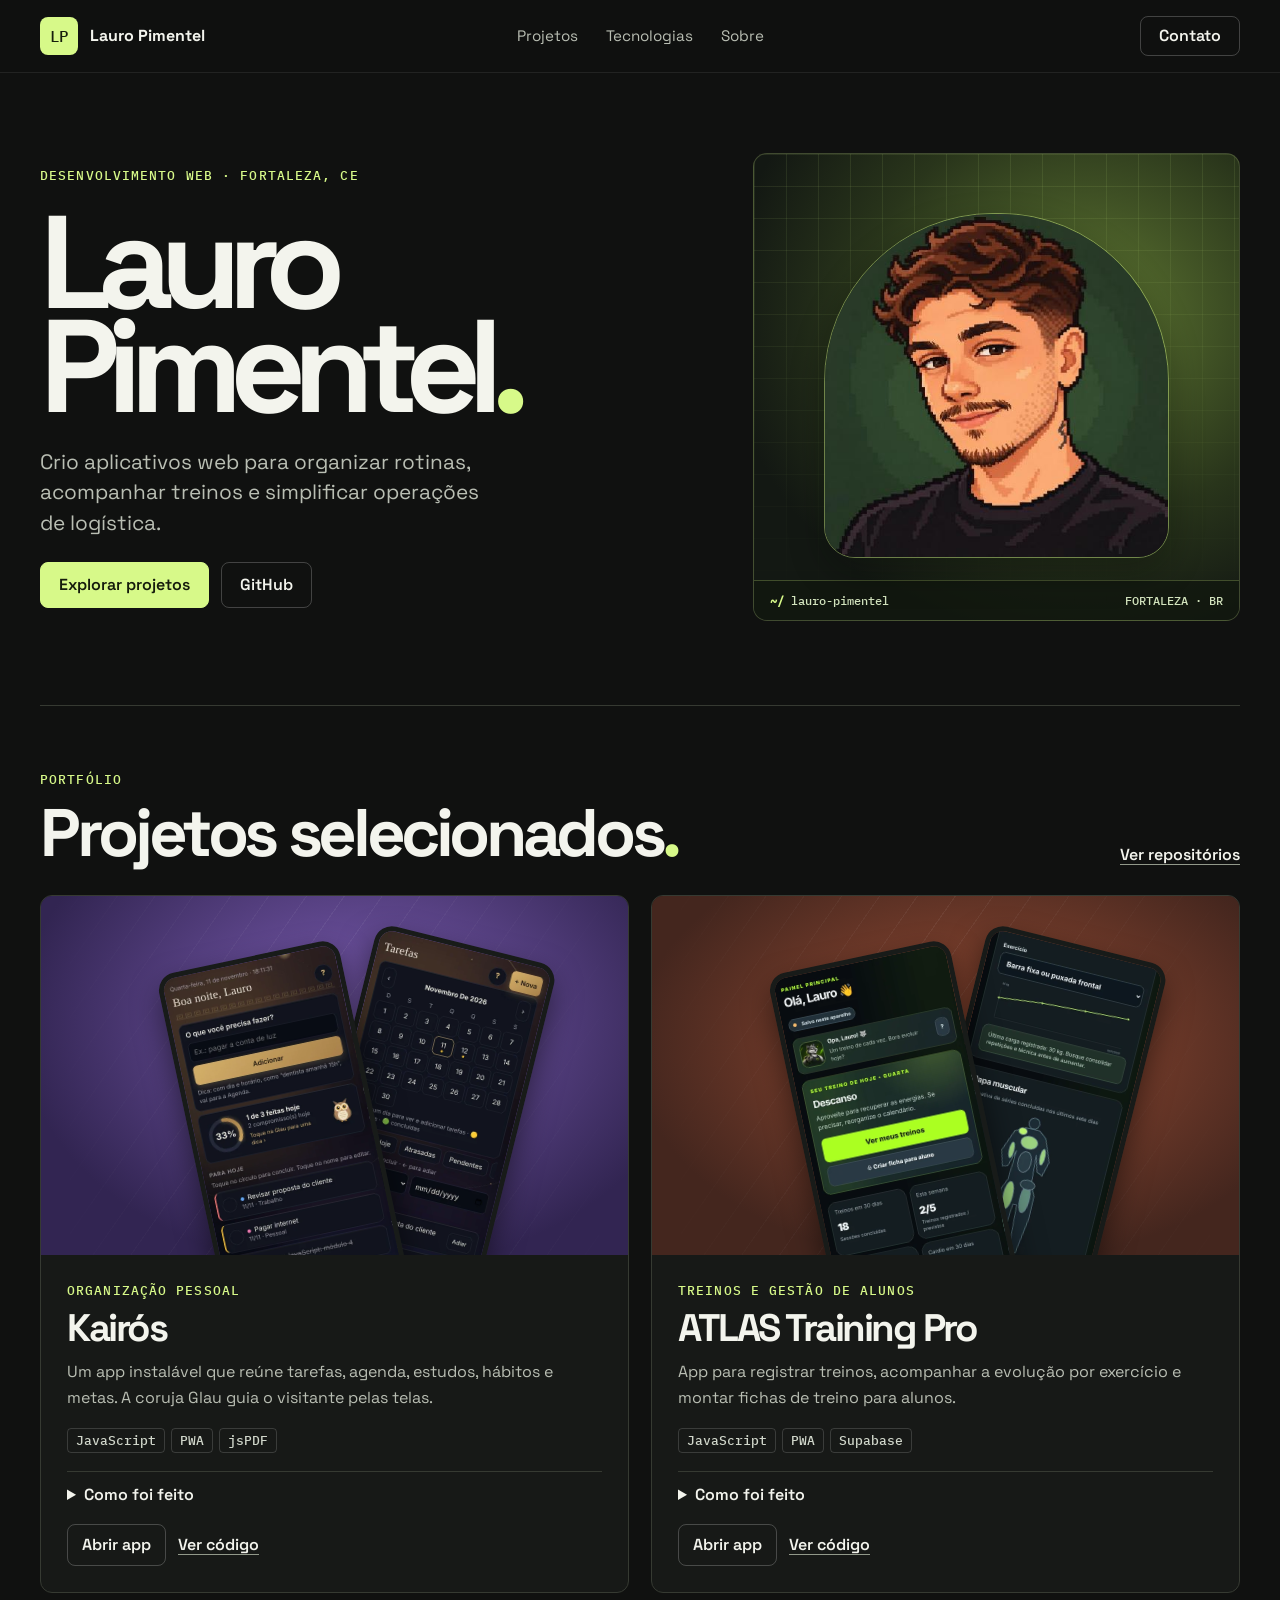
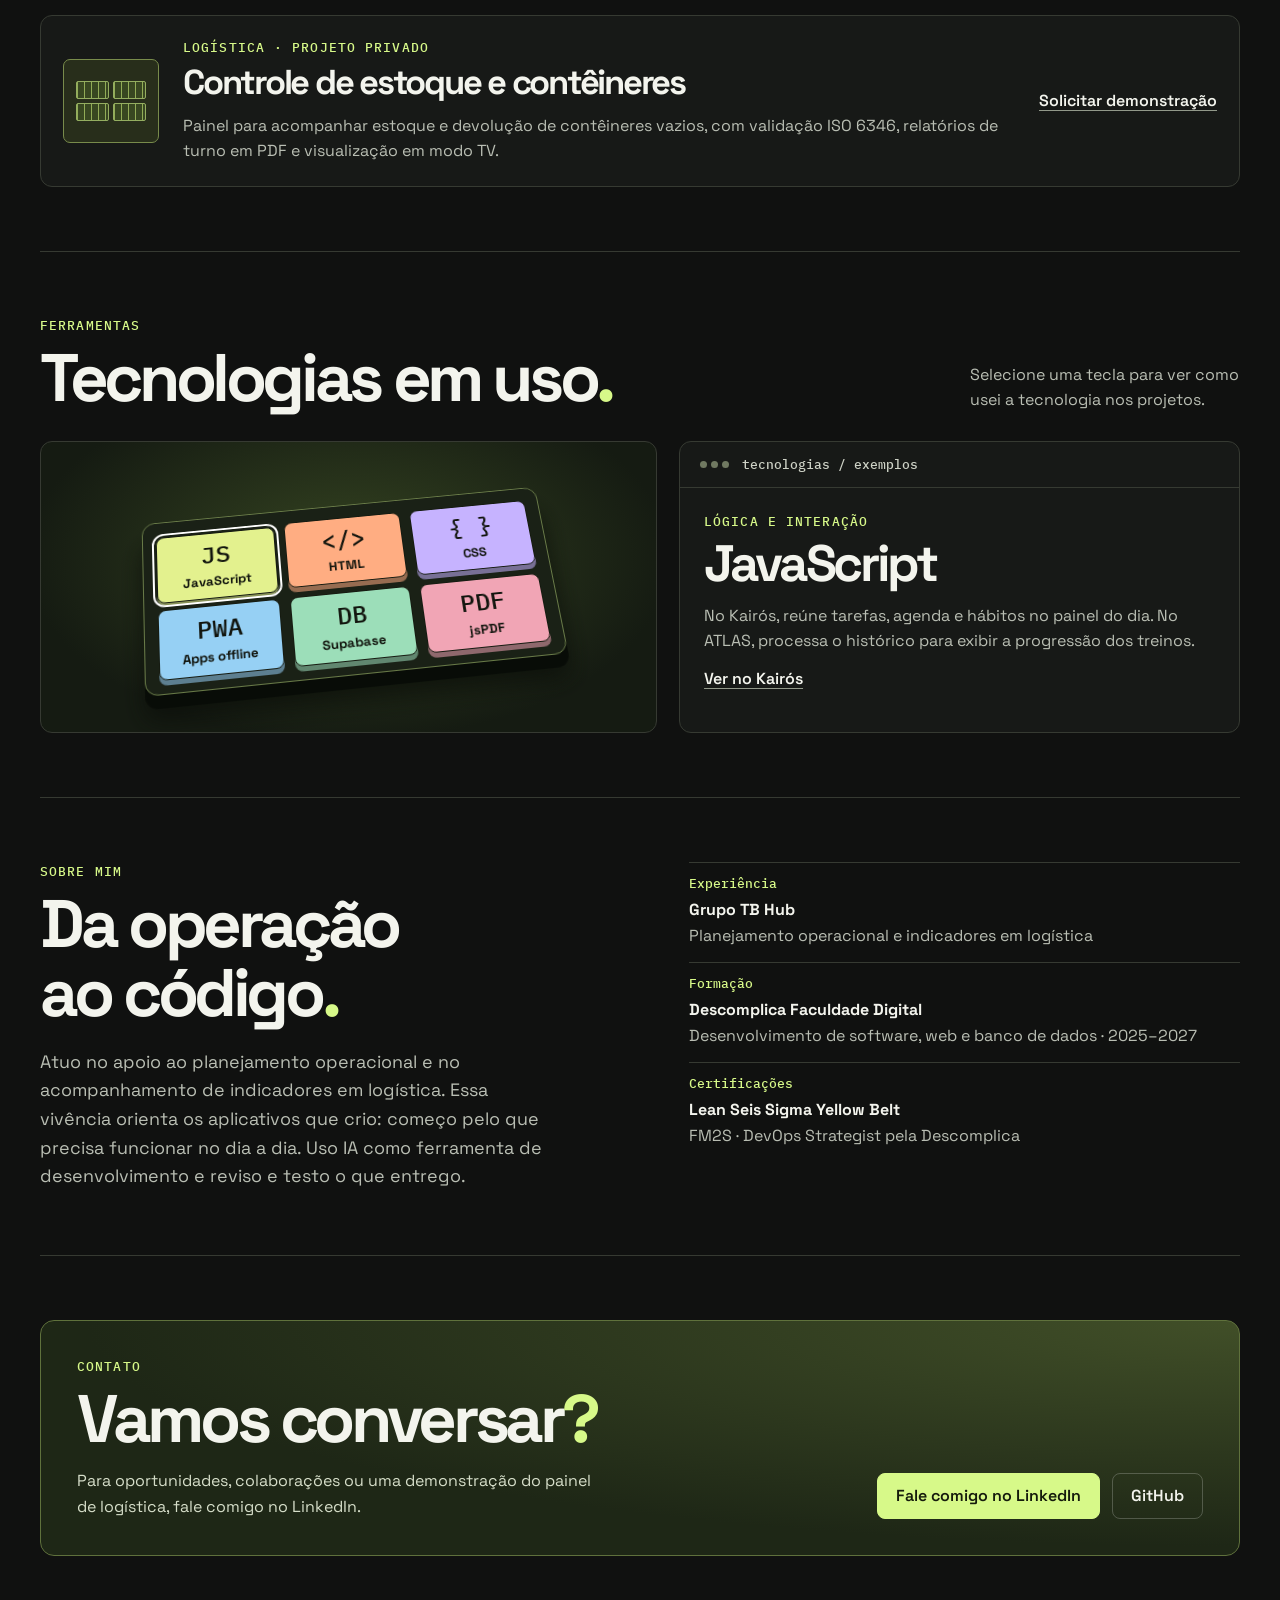
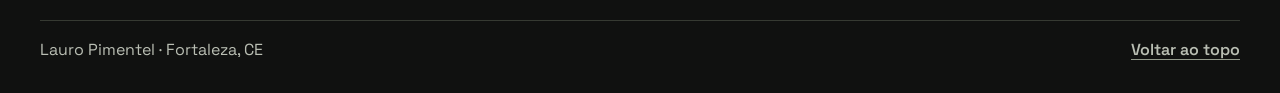
<file: index.html>
<!doctype html>
<html lang="pt-BR">
<head>
  <meta charset="utf-8">
  <meta name="viewport" content="width=device-width, initial-scale=1">
  <meta name="theme-color" content="#101010">
  <title>Lauro Pimentel | Desenvolvimento web e logística</title>
  <meta name="description" content="Portfólio de Lauro Pimentel, desenvolvedor web em Fortaleza. Conheça Kairós, ATLAS Training Pro e seu trabalho com logística.">
  <link rel="canonical" href="https://lauropimentel24-gb.github.io/lauropimentel24-gb/">
  <meta property="og:type" content="website">
  <meta property="og:locale" content="pt_BR">
  <meta property="og:title" content="Lauro Pimentel | Portfólio">
  <meta property="og:description" content="Aplicativos web para rotina, treinos e operações de logística.">
  <meta property="og:url" content="https://lauropimentel24-gb.github.io/lauropimentel24-gb/">
  <meta property="og:image" content="https://lauropimentel24-gb.github.io/lauropimentel24-gb/assets/social.jpg">
  <meta name="twitter:card" content="summary_large_image">
  <link rel="icon" href="assets/icon.png" type="image/png">
  <link rel="preload" href="assets/fonts/space-grotesk.woff2" as="font" type="font/woff2" crossorigin>
  <link rel="stylesheet" href="style.css">
  <script src="main.js" defer></script>
</head>
<body id="topo">
  <a class="skip" href="#conteudo">Ir para o conteúdo</a>
  <header class="site-header">
    <div class="wrap header-inner">
      <a href="#topo" class="brand" aria-label="Lauro Pimentel, início"><span class="monogram" aria-hidden="true">LP</span><span>Lauro Pimentel</span></a>
      <nav aria-label="Navegação principal">
        <a href="#projetos">Projetos</a><a href="#tecnologias">Tecnologias</a><a href="#sobre">Sobre</a>
      </nav>
      <a href="#contato" class="button header-contact">Contato</a>
    </div>
  </header>

  <main id="conteudo">
    <section class="hero wrap" aria-labelledby="hero-title">
      <div class="hero-copy">
        <p class="eyebrow">DESENVOLVIMENTO WEB · FORTALEZA, CE</p>
        <h1 id="hero-title">Lauro<br>Pimentel<span>.</span></h1>
        <p class="hero-description">Crio aplicativos web para organizar rotinas, acompanhar treinos e simplificar operações de logística.</p>
        <div class="actions">
          <a class="button primary" href="#projetos">Explorar projetos</a>
          <a class="button" href="https://github.com/lauropimentel24-gb">GitHub</a>
        </div>
      </div>
      <figure class="portrait">
        <div class="portrait-grid" aria-hidden="true"></div>
        <div class="portrait-frame">
          <img src="assets/lauro.jpg" alt="Retrato em pixel art de Lauro Pimentel" width="460" height="460" fetchpriority="high">
        </div>
        <figcaption><span><b aria-hidden="true">~/</b> lauro-pimentel</span><span>FORTALEZA · BR</span></figcaption>
      </figure>
    </section>

    <section id="projetos" class="section work-section wrap" aria-labelledby="work-title">
      <div class="section-head">
        <div><p class="eyebrow">PORTFÓLIO</p><h2 id="work-title">Projetos selecionados<span>.</span></h2></div>
        <a class="underlink" href="https://github.com/lauropimentel24-gb?tab=repositories">Ver repositórios</a>
      </div>
      <div class="project-grid">
        <article id="kairos" class="project">
          <div class="project-media kairos-media">
            <img class="phone phone-back" src="assets/kairos-tasks.webp" alt="Lista de tarefas do Kairós com itens de exemplo" width="390" height="844" loading="lazy">
            <img class="phone phone-front" src="assets/kairos-home.webp" alt="Tela inicial do Kairós com resumo do dia e hábitos" width="390" height="844" loading="lazy">
          </div>
          <div class="project-body">
            <p class="eyebrow">ORGANIZAÇÃO PESSOAL</p>
            <h3>Kairós</h3>
            <p>Um app instalável que reúne tarefas, agenda, estudos, hábitos e metas. A coruja Glau guia o visitante pelas telas.</p>
            <ul class="tags" aria-label="Tecnologias do Kairós"><li>JavaScript</li><li>PWA</li><li>jsPDF</li></ul>
            <details><summary>Como foi feito</summary><p>O painel Hoje reúne compromissos, tarefas e hábitos para consulta rápida. Os dados ficam no aparelho, e os registros podem ser exportados em PDF ou salvos em um backup JSON.</p></details>
            <div class="actions"><a class="button small" href="https://lauropimentel24-gb.github.io/kairos/" aria-label="Abrir app Kairós">Abrir app</a><a class="underlink" href="https://github.com/lauropimentel24-gb/kairos" aria-label="Ver código do Kairós">Ver código</a></div>
          </div>
        </article>
        <article id="atlas" class="project">
          <div class="project-media atlas-media">
            <img class="phone phone-back" src="assets/atlas-training-pro-progresso2.webp" alt="Tela de evolução e mapa muscular do ATLAS com dados de exemplo" width="390" height="844" loading="lazy">
            <img class="phone phone-front" src="assets/atlas-training-pro-inicio.webp" alt="Tela inicial do ATLAS Training Pro com calendário semanal" width="390" height="844" loading="lazy">
          </div>
          <div class="project-body">
            <p class="eyebrow">TREINOS E GESTÃO DE ALUNOS</p>
            <h3>ATLAS Training Pro</h3>
            <p>App para registrar treinos, acompanhar a evolução por exercício e montar fichas de treino para alunos.</p>
            <ul class="tags" aria-label="Tecnologias do ATLAS"><li>JavaScript</li><li>PWA</li><li>Supabase</li></ul>
            <details><summary>Como foi feito</summary><p>O histórico alimenta a visualização de progressão e o mapa muscular. O app funciona offline e oferece backup opcional na nuvem com acesso restrito aos dados de cada conta.</p></details>
            <div class="actions"><a class="button small" href="https://lauropimentel24-gb.github.io/atlas-training-pro/" aria-label="Abrir app ATLAS Training Pro">Abrir app</a><a class="underlink" href="https://github.com/lauropimentel24-gb/atlas-training-pro" aria-label="Ver código do ATLAS Training Pro">Ver código</a></div>
          </div>
        </article>
      </div>
      <article id="logistica" class="logistics">
        <div class="logistics-art" aria-hidden="true"><i></i><i></i><i></i><i></i></div>
        <div>
          <p class="eyebrow">LOGÍSTICA · PROJETO PRIVADO</p>
          <h3>Controle de estoque e contêineres</h3>
          <p>Painel para acompanhar estoque e devolução de contêineres vazios, com validação ISO 6346, relatórios de turno em PDF e visualização em modo TV.</p>
        </div>
        <a class="underlink" href="#contato">Solicitar demonstração</a>
      </article>
    </section>

    <section id="tecnologias" class="section wrap" aria-labelledby="skills-title">
      <div class="section-head"><div><p class="eyebrow">FERRAMENTAS</p><h2 id="skills-title">Tecnologias em uso<span>.</span></h2></div><p>Selecione uma tecla para ver como usei a tecnologia nos projetos.</p></div>
      <div class="skills">
        <div class="keyboard-scene">
          <div class="keyboard" aria-label="Selecionar tecnologia">
            <button class="key key-js" type="button" data-skill="js" aria-pressed="true"><strong>JS</strong><span>JavaScript</span></button>
            <button class="key key-html" type="button" data-skill="html" aria-pressed="false"><strong>&lt;/&gt;</strong><span>HTML</span></button>
            <button class="key key-css" type="button" data-skill="css" aria-pressed="false"><strong>{ }</strong><span>CSS</span></button>
            <button class="key key-pwa" type="button" data-skill="pwa" aria-pressed="false"><strong>PWA</strong><span>Apps offline</span></button>
            <button class="key key-db" type="button" data-skill="db" aria-pressed="false"><strong>DB</strong><span>Supabase</span></button>
            <button class="key key-pdf" type="button" data-skill="pdf" aria-pressed="false"><strong>PDF</strong><span>jsPDF</span></button>
          </div>
        </div>
        <div class="skill-panel">
          <div class="panel-bar"><span aria-hidden="true"><i></i><i></i><i></i></span><span>tecnologias / exemplos</span></div>
          <div class="panel-body" aria-live="polite" aria-atomic="true">
            <p class="eyebrow" id="skill-kind">LÓGICA E INTERAÇÃO</p>
            <h3 id="skill-name">JavaScript</h3>
            <p id="skill-copy">No Kairós, reúne tarefas, agenda e hábitos no painel do dia. No ATLAS, processa o histórico para exibir a progressão dos treinos.</p>
            <a id="skill-link" class="underlink" href="#kairos">Ver no Kairós</a>
          </div>
        </div>
      </div>
      <noscript><p>Outras tecnologias usadas nos projetos incluem HTML, CSS, PWA, Supabase e jsPDF.</p></noscript>
    </section>

    <section id="sobre" class="section wrap" aria-labelledby="about-title">
      <div class="about-grid">
        <div><p class="eyebrow">SOBRE MIM</p><h2 id="about-title">Da operação<br>ao código<span>.</span></h2><p class="about-intro">Atuo no apoio ao planejamento operacional e no acompanhamento de indicadores em logística. Essa vivência orienta os aplicativos que crio: começo pelo que precisa funcionar no dia a dia. Uso IA como ferramenta de desenvolvimento e reviso e testo o que entrego.</p></div>
        <dl class="trajectory">
          <div><dt>Experiência</dt><dd><strong>Grupo TB Hub</strong><span>Planejamento operacional e indicadores em logística</span></dd></div>
          <div><dt>Formação</dt><dd><strong>Descomplica Faculdade Digital</strong><span>Desenvolvimento de software, web e banco de dados · 2025–2027</span></dd></div>
          <div><dt>Certificações</dt><dd><strong>Lean Seis Sigma Yellow Belt</strong><span>FM2S · DevOps Strategist pela Descomplica</span></dd></div>
        </dl>
      </div>
    </section>

    <section id="contato" class="section contact-area wrap" aria-labelledby="contact-title">
      <div class="contact-card">
        <div><p class="eyebrow">CONTATO</p><h2 id="contact-title">Vamos conversar<span>?</span></h2><p>Para oportunidades, colaborações ou uma demonstração do painel de logística, fale comigo no LinkedIn.</p></div>
        <div class="actions"><a class="button primary" href="https://www.linkedin.com/in/lauro-pimentelgb/">Fale comigo no LinkedIn</a><a class="button" href="https://github.com/lauropimentel24-gb">GitHub</a></div>
      </div>
    </section>
  </main>
  <footer class="wrap site-footer"><span>Lauro Pimentel · Fortaleza, CE</span><a class="underlink" href="#topo">Voltar ao topo</a></footer>
</body>
</html>
</file>
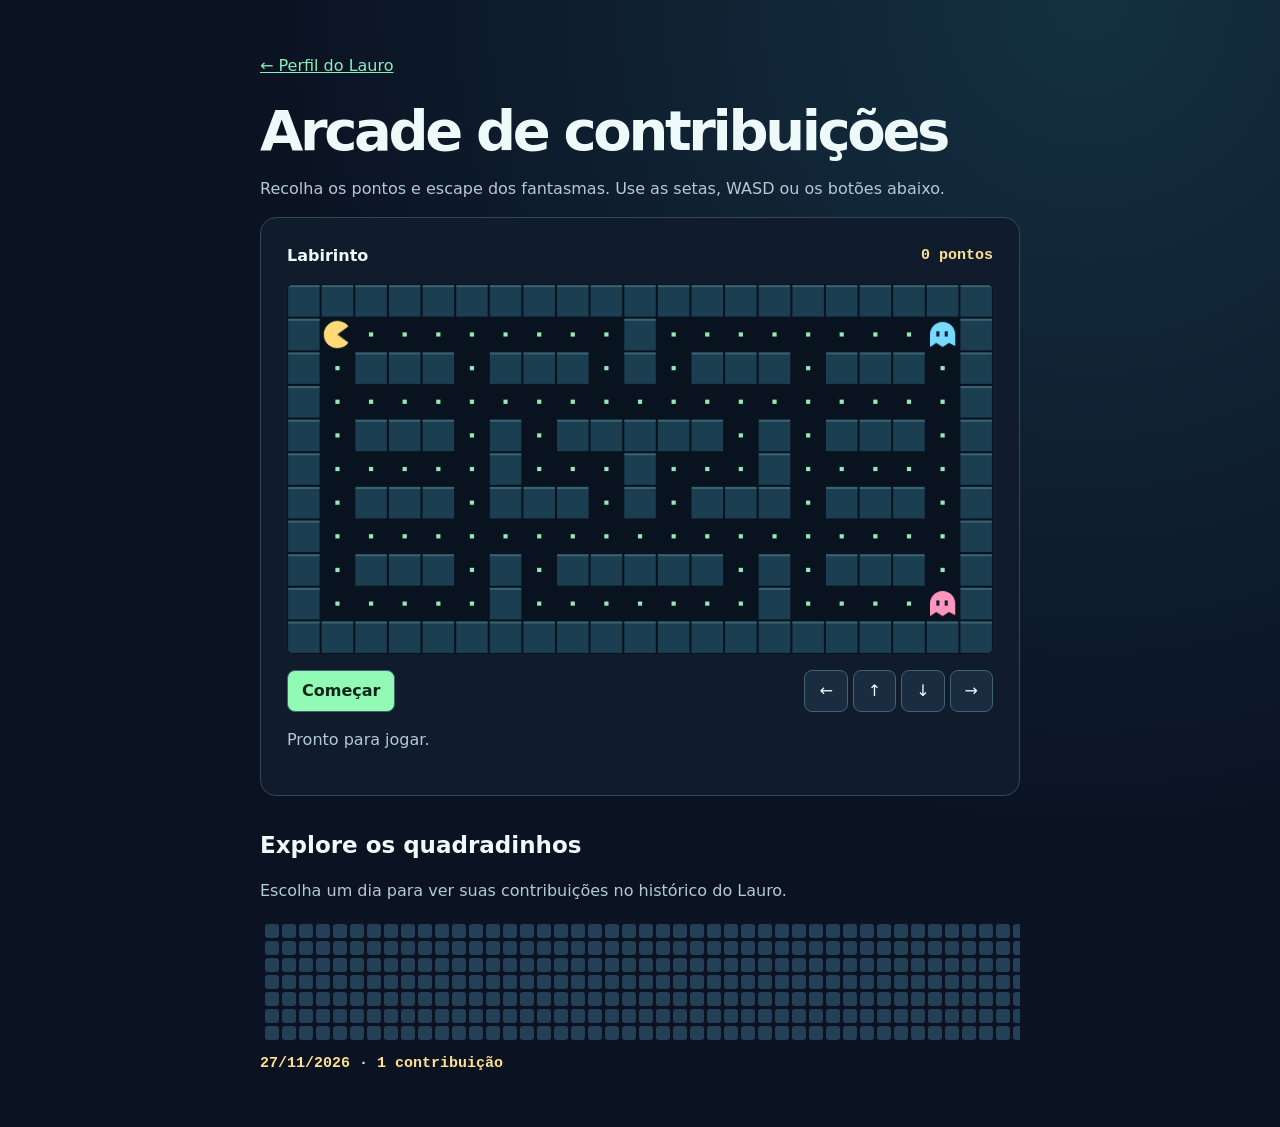
<file: arcade/index.html>
<!doctype html>
<html lang="pt-BR"><meta charset="utf-8"><meta name="viewport" content="width=device-width, initial-scale=1"><meta name="theme-color" content="#0b1323"><title>Arcade • Lauro Pimentel</title>
<style>
*{box-sizing:border-box}body{margin:0;background:radial-gradient(ellipse at 85% 0,#143142,transparent 52%),#0b1323;color:#eefafa;font:16px/1.5 system-ui,sans-serif}main{width:min(760px,94vw);margin:clamp(24px,6vh,72px) auto}a{color:#8aefb8}h1{font-size:clamp(32px,7vw,56px);letter-spacing:-.06em;line-height:1.05;margin:24px 0 12px}p{color:#b4c9d6}button{font:inherit;cursor:pointer;color:#eefafa;background:#192c40;border:1px solid #406274;border-radius:8px;padding:8px 14px}button:focus-visible,a:focus-visible,canvas:focus-visible{outline:3px solid #ffdd81;outline-offset:2px}#start{color:#10261c;background:#91fbb5;font-weight:bold}section{padding:clamp(14px,3vw,26px);border:1px solid #304858;border-radius:16px;background:#101c2b}header,nav{display:flex;align-items:center;justify-content:space-between;flex-wrap:wrap;gap:8px}output{font:600 15px monospace;color:#ffdf90}canvas{width:100%;height:auto;display:block;margin:16px auto;border-radius:8px;background:#09131d;touch-action:pan-y}.pad{display:flex;gap:5px}.pad button{min-width:42px;touch-action:manipulation}#msg{min-height:1.6em}h2{font-size:23px;margin:32px 0 6px}.scroll{overflow:auto;padding:5px}.grid{width:max-content;display:grid;grid-template-rows:repeat(7,14px);grid-auto-columns:14px;grid-auto-flow:column;gap:3px}.grid button{padding:0;border:0;border-radius:3px;background:#244056}.grid button[data-active="true"]{background:#76e4a7}.grid button[aria-pressed="true"]{outline:2px solid #ffdb78}#detail{display:block;margin-top:10px}
</style><main><a href="https://github.com/lauropimentel24-gb">← Perfil do Lauro</a><h1>Arcade de contribuições</h1><p>Recolha os pontos e escape dos fantasmas. Use as setas, WASD ou os botões abaixo.</p>
<section><header><strong>Labirinto</strong><output id="score">0 pontos</output></header><canvas width="672" height="352" tabindex="0" aria-label="Labirinto do jogo. Use as setas ou os controles abaixo."></canvas><nav><button id="start">Começar</button><div class="pad"><button data-dir="left" aria-label="Esquerda">←</button><button data-dir="up" aria-label="Cima">↑</button><button data-dir="down" aria-label="Baixo">↓</button><button data-dir="right" aria-label="Direita">→</button></div></nav><p id="msg" role="status">Pronto para jogar.</p></section>
<h2>Explore os quadradinhos</h2><p>Escolha um dia para ver suas contribuições no histórico do Lauro.</p><div class="scroll"><div class="grid"></div></div><output id="detail" aria-live="polite"></output></main><script src="atividade.js"></script><script src="jogo.js"></script></html>
</file>
<file: style.css>
@font-face{font-family:Space Grotesk;src:url(assets/fonts/space-grotesk.woff2) format("woff2");font-weight:400 700;font-display:swap}
@font-face{font-family:IBM Plex Mono;src:url(assets/fonts/ibm-plex-mono.woff2) format("woff2");font-weight:500;font-display:swap}

:root{
  color-scheme:dark;
  --bg:#101110;
  --surface:#171917;
  --line:#363a32;
  --ink:#f3f4ed;
  --soft:#b9beb3;
  --accent:#d7f989;
  --mono:"IBM Plex Mono",ui-monospace,monospace;
}
*{box-sizing:border-box}
html{scroll-behavior:smooth;scroll-padding-top:90px}
body{margin:0;background:var(--bg);color:var(--ink);font-family:"Space Grotesk",system-ui,sans-serif;font-size:1rem;line-height:1.6}
img{display:block;max-width:100%}
a{color:inherit}
p,h1,h2,h3,figure,dl,dd{margin:0}
h1,h2,h3{line-height:1.02;letter-spacing:-.065em}
h1 span,h2 span{color:var(--accent)}
button{font:inherit}
:focus-visible{outline:2px solid var(--accent);outline-offset:4px}
.wrap{width:min(100% - 80px,1200px);margin-inline:auto}
.skip{position:fixed;left:16px;top:12px;z-index:5;transform:translateY(-160%);background:var(--accent);color:#131709;padding:8px 14px}
.skip:focus{transform:none}
.site-header{position:sticky;top:0;z-index:3;background:#101110ec;backdrop-filter:blur(16px);border-bottom:1px solid #ffffff14}
.header-inner{min-height:72px;display:grid;grid-template-columns:1fr auto 1fr;align-items:center;gap:24px}
.brand{display:inline-flex;align-items:center;gap:12px;text-decoration:none;font-weight:700;justify-self:start}
.monogram{display:grid;place-items:center;width:38px;height:38px;background:var(--accent);color:#171e0c;border-radius:8px;font:500 1rem var(--mono);letter-spacing:-.07em}
nav{display:flex;flex-wrap:wrap;gap:28px}
nav a{font-size:.95rem;color:var(--soft);text-decoration:none}
nav a:hover,.underlink:hover{color:var(--accent)}
.button{min-height:46px;display:inline-flex;align-items:center;justify-content:center;padding:8px 18px;border:1px solid #ffffff36;border-radius:8px;color:var(--ink);font-weight:600;line-height:1.25;text-decoration:none;transition:background .2s,border-color .2s,color .2s}
.button:hover{border-color:var(--accent);color:var(--accent);background:#d7f98910}
.button.primary{background:var(--accent);color:#151b0c;border-color:var(--accent)}
.button.primary:hover{background:#e8ffb5;color:#151b0c;border-color:#e8ffb5}
.header-contact{justify-self:end;min-height:40px}
.eyebrow{font:500 .8125rem/1.5 var(--mono);letter-spacing:.085em;color:var(--accent)}
.hero{display:grid;grid-template-columns:1.35fr 1fr;align-items:center;gap:56px;padding-block:80px 84px;min-height:575px}
.hero h1{font-size:clamp(5.1rem,10.3vw,9.5rem);line-height:.79;letter-spacing:-.096em;margin:24px 0 29px;font-weight:700}
.hero-description{max-width:440px;color:var(--soft);font-size:clamp(1.06rem,1.7vw,1.3rem);line-height:1.45}
.actions{display:flex;align-items:center;flex-wrap:wrap;gap:12px;margin-top:24px}
.portrait{position:relative;isolation:isolate;display:grid;align-content:end;justify-items:center;min-width:0;aspect-ratio:1.04;border:1px solid #67764a88;border-radius:14px;overflow:hidden;background:radial-gradient(ellipse at 68% 35%,#607932 0%,#29351b 48%,#131813 77%)}
.portrait-grid{position:absolute;inset:0;z-index:-1;background-image:linear-gradient(#ddff9118 1px,transparent 1px),linear-gradient(90deg,#ddff9118 1px,transparent 1px);background-size:32px 32px;mask-image:linear-gradient(#000,transparent 98%)}
.portrait-frame{width:77%;max-width:345px;aspect-ratio:1;position:relative;margin:28px 0 22px;border:1px solid #d7f98970;border-radius:49% 49% 9% 9%;overflow:hidden;box-shadow:0 14px 35px #070a0555}
.portrait-frame img{width:100%;height:100%;object-fit:cover}
.portrait figcaption{width:100%;display:flex;justify-content:space-between;align-items:center;gap:10px;padding:12px 16px;border-top:1px solid #d7f9893c;background:#11180ec9;color:#d3e4be;font:.75rem var(--mono)}
.portrait figcaption b{color:var(--accent)}
.section{padding-block:64px;border-top:1px solid var(--line)}
.section-head{display:flex;align-items:end;justify-content:space-between;gap:20px;margin-bottom:28px}
.section-head > p{max-width:270px;color:var(--soft)}
.section h2{font-size:clamp(2.75rem,5.25vw,4.9rem);margin-top:9px}
.underlink{text-underline-offset:.25em;text-decoration-color:#92998a;text-decoration-thickness:1px;font-weight:600}
.project-grid{display:grid;grid-template-columns:repeat(2,minmax(0,1fr));gap:22px;align-items:start}
.project{border-radius:12px;border:1px solid var(--line);background:var(--surface);overflow:hidden}
.project-media{height:clamp(220px,28vw,365px);position:relative;overflow:hidden;isolation:isolate}
.project-media::before{content:"";position:absolute;inset:0;background:repeating-linear-gradient(125deg,#ffffff0f 0,#ffffff0f 1px,transparent 1px,transparent 31px);mask-image:linear-gradient(90deg,transparent,#000,transparent)}
.kairos-media{background:radial-gradient(ellipse at 54% 35%,#7c5db3,#322552 76%)}
.atlas-media{background:radial-gradient(ellipse at 55% 42%,#9b4e35,#44261e 75%)}
.phone{position:absolute;width:32%;max-width:185px;height:auto;border:5px solid #181b19;border-radius:18px;box-shadow:0 14px 30px #0008;transition:transform .35s}
.phone-back{left:49%;top:12%;transform:rotate(14deg)}
.phone-front{left:26%;top:16%;transform:rotate(-12deg)}
.project:hover .phone-front{transform:translateY(-8px) rotate(-14deg)}
.project:hover .phone-back{transform:translateY(-4px) rotate(16deg)}
.project-body{padding:26px}
.project-body h3,.logistics h3{margin:8px 0 12px;font-size:clamp(1.9rem,3vw,2.85rem)}
.project-body > p:not(.eyebrow),.logistics p:not(.eyebrow),details p{color:var(--soft)}
.project-body > p:not(.eyebrow){min-height:3.2em}
.tags{list-style:none;display:flex;flex-wrap:wrap;gap:6px;padding:0;margin:18px 0}
.tags li{border:1px solid #ffffff27;border-radius:4px;padding:3px 8px;font:500 .81rem var(--mono);color:#d0d6ca}
details{border-top:1px solid var(--line);padding-top:10px}
summary{cursor:pointer;font-weight:600}
summary:hover{color:var(--accent)}
details p{margin-top:8px}
.project .actions{margin-top:16px}
.button.small{min-height:42px;padding-inline:14px}
.logistics{margin-top:22px;border:1px solid var(--line);border-radius:12px;background:var(--surface);padding:22px;display:grid;grid-template-columns:96px minmax(0,1fr) auto;align-items:center;gap:24px}
.logistics h3{font-size:clamp(1.6rem,2.7vw,2.35rem)}
.logistics-art{min-height:84px;display:grid;align-content:center;grid-template-columns:1fr 1fr;gap:4px;padding:12px;border:1px solid #788b4b;background:#282e1b;border-radius:7px}
.logistics-art i{height:18px;border:1px solid #94ae60;border-radius:2px;background:repeating-linear-gradient(90deg,#92ac57 0,#92ac57 1px,#384721 1px,#384721 7px)}
.skills{display:grid;grid-template-columns:1.1fr 1fr;gap:22px;align-items:stretch}
.keyboard-scene{min-height:292px;display:grid;place-items:center;border:1px solid var(--line);border-radius:12px;overflow:hidden;background:radial-gradient(ellipse at 50% 40%,#354421,#151b12 74%)}
.keyboard{width:min(78%,410px);display:grid;grid-template-columns:repeat(3,minmax(0,1fr));gap:10px;padding:13px;background:#1a2116;border:1px solid #697b48;border-radius:13px;box-shadow:0 13px 0 #080c07,0 24px 25px #090c08be;transform:perspective(780px) rotateX(19deg) rotateZ(-6deg)}
.key{--key:#e6edca;min-width:0;min-height:71px;cursor:pointer;display:grid;justify-items:center;align-content:center;gap:2px;padding:5px 1px;background:var(--key);color:#11140d;border:1px solid #161b11;border-radius:8px;box-shadow:0 5px 0 color-mix(in srgb,var(--key) 55%,#181d16);transition:transform .18s,box-shadow .18s}
.key strong{font:500 clamp(1rem,2.35vw,1.55rem) var(--mono)}
.key span{font-size:.82rem;font-weight:700}
.key[aria-pressed="true"]{outline:2px solid #fff;outline-offset:2px;transform:translateY(3px);box-shadow:0 2px 0 color-mix(in srgb,var(--key) 55%,#181d16)}
.key:not([aria-pressed="true"]):hover{transform:translateY(-3px)}
.key:focus-visible{outline:3px dashed #fff;outline-offset:2px}
.key-js{--key:#e3f18e}.key-html{--key:#ffad82}.key-css{--key:#c6b3ff}.key-pwa{--key:#96d0f4}.key-db{--key:#9cdeb9}.key-pdf{--key:#f1a5b5}
.skill-panel{border:1px solid var(--line);border-radius:12px;background:var(--surface);overflow:hidden}
.panel-bar{display:flex;align-items:center;gap:13px;border-bottom:1px solid var(--line);padding:14px 20px;color:#ced2c6;font:.81rem var(--mono)}
.panel-bar span:first-child{display:flex;gap:4px}
.panel-bar i{width:7px;height:7px;border-radius:50%;background:#707961}
.panel-body{padding:24px}
.panel-body h3{font-size:clamp(2rem,4vw,3.25rem);margin:7px 0 12px}
.panel-body p:not(.eyebrow){color:var(--soft);margin-bottom:12px;min-height:3.2em}
.about-grid{display:grid;grid-template-columns:1.05fr 1fr;gap:70px;align-items:start}
.about-intro{font-size:1.12rem;color:var(--soft);max-width:520px;margin-top:20px}
.trajectory > div{border-top:1px solid var(--line);padding:12px 0 14px}
.trajectory dt{color:var(--accent);font:.81rem var(--mono);margin-bottom:5px}
.trajectory dd strong,.trajectory dd span{display:block}
.trajectory dd span{color:var(--soft)}
.contact-card{display:grid;grid-template-columns:minmax(0,1fr) auto;align-items:end;gap:24px;background:radial-gradient(ellipse at top right,#414f28,#1e2716 68%);border:1px solid #5f713c;border-radius:14px;padding:36px}
.contact-card p:not(.eyebrow){max-width:520px;color:#d6dec9;margin-top:14px}
.site-footer{display:flex;justify-content:space-between;flex-wrap:wrap;gap:12px;padding:16px 0 30px;color:var(--soft);border-top:1px solid var(--line)}
@media(max-width:960px){
  .wrap{width:calc(100% - 54px)}
  .hero{gap:34px;min-height:0;padding-block:68px}
  .hero h1{font-size:clamp(4.5rem,11vw,6.5rem)}
  .about-grid{gap:32px}
  .contact-card{grid-template-columns:1fr}
  .contact-card .actions{margin-top:0}
}
@media(max-width:680px){
  html{scroll-padding-top:109px}
  .wrap{width:calc(100% - 34px)}
  .header-inner{min-height:84px;grid-template-columns:1fr auto;gap:2px 12px;padding-block:7px}
  .brand{gap:8px}
  .monogram{width:32px;height:32px}
  nav{grid-row:2;grid-column:1 / -1;gap:20px}
  nav a{font-size:.925rem}
  .header-contact{min-height:35px;padding:5px 12px}
  .hero{grid-template-columns:1fr;gap:30px;padding-block:45px 42px}
  .hero h1{font-size:clamp(3.8rem,15vw,6.3rem);margin:21px 0 23px}
  .portrait{width:100%;max-width:430px}
  .portrait-frame{width:67%;margin-top:24px;margin-bottom:18px}
  .section{padding-block:44px}
  .section-head{align-items:start;flex-direction:column;gap:8px;margin-bottom:20px}
  .section h2{font-size:clamp(2.5rem,10vw,4.1rem)}
  .project-grid,.skills,.about-grid{grid-template-columns:1fr;gap:17px}
  .project-body{padding:19px}
  .project-body > p:not(.eyebrow){min-height:0}
  .project-media{height:clamp(205px,63vw,330px)}
  .phone{width:34%;border-width:4px;border-radius:14px}
  .logistics{grid-template-columns:minmax(0,1fr);gap:12px;padding:19px}
  .logistics-art{width:78px;min-height:42px;padding:6px}
  .logistics-art i{height:11px}
  .keyboard-scene{min-height:230px}
  .keyboard{width:86%}
  .contact-card{padding:22px}
  .site-footer{font-size:.93rem}
}
@media(prefers-reduced-motion:reduce){
  html{scroll-behavior:auto}
  *,*::before,*::after{transition:none!important;animation:none!important}
}
</file>
